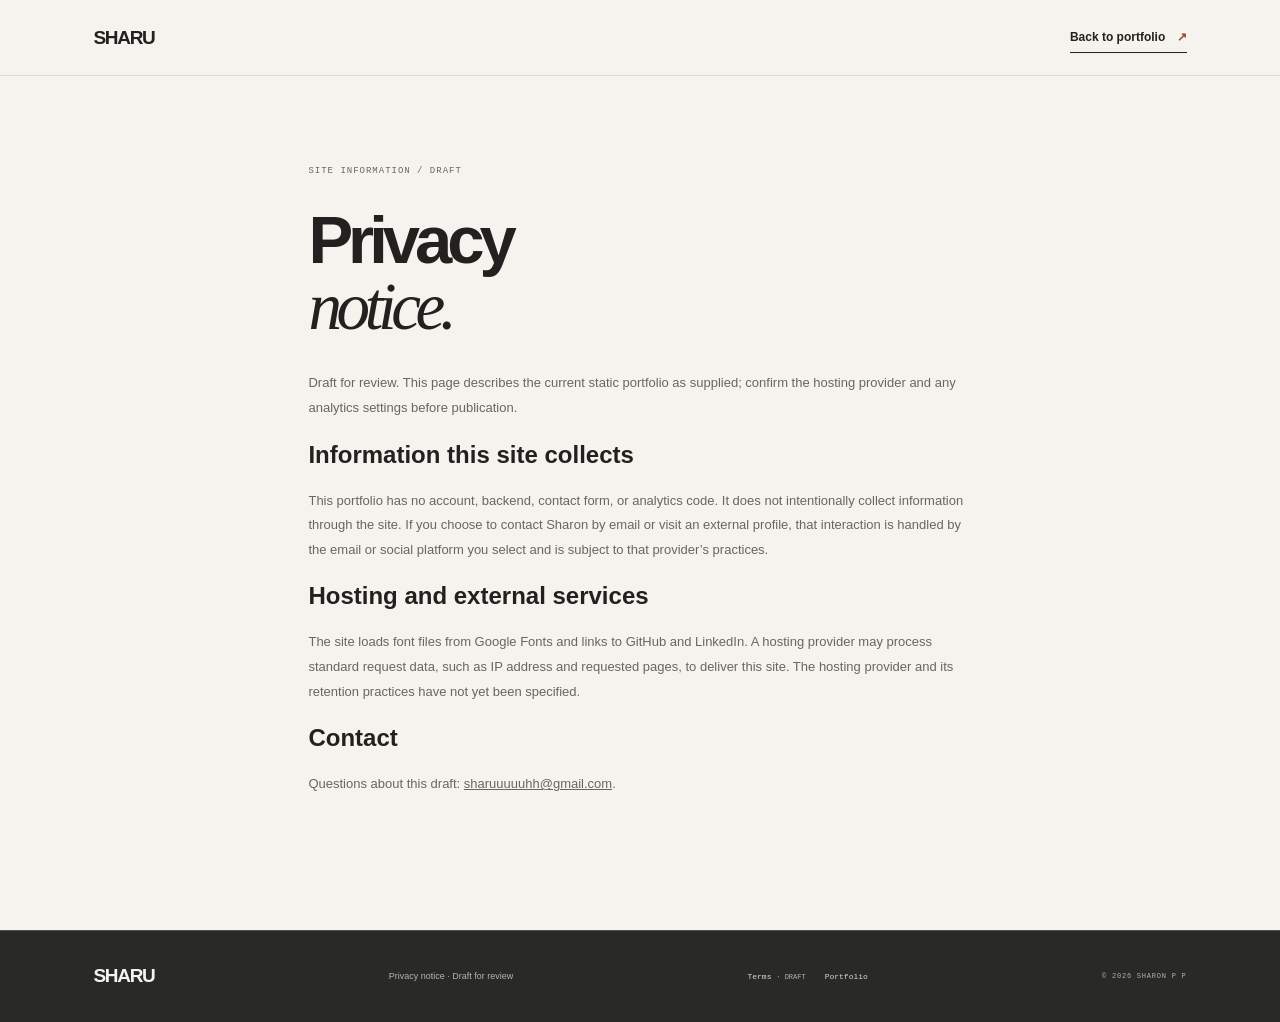
<file: privacy.html>
<!doctype html>
<html lang="en"><head><meta charset="utf-8"><meta name="viewport" content="width=device-width, initial-scale=1"><meta name="theme-color" content="#f5f3ee"><title>Privacy — Sharon P P</title><link rel="stylesheet" href="styles.css"></head><body><header class="site-header"><a class="wordmark" href="index.html">SHARU</a><a class="nav-cta" href="index.html">Back to portfolio <span aria-hidden="true">↗</span></a></header><main class="section-wrap" style="padding-top:90px;padding-bottom:120px;max-width:850px"><p class="eyebrow">SITE INFORMATION / DRAFT</p><h1 class="section-title">Privacy<br><span class="serif-accent">notice.</span></h1><p style="margin-top:32px;font-size:13px;line-height:1.9;color:#69665f">Draft for review. This page describes the current static portfolio as supplied; confirm the hosting provider and any analytics settings before publication.</p><h2>Information this site collects</h2><p style="font-size:13px;line-height:1.9;color:#69665f">This portfolio has no account, backend, contact form, or analytics code. It does not intentionally collect information through the site. If you choose to contact Sharon by email or visit an external profile, that interaction is handled by the email or social platform you select and is subject to that provider’s practices.</p><h2>Hosting and external services</h2><p style="font-size:13px;line-height:1.9;color:#69665f">The site loads font files from Google Fonts and links to GitHub and LinkedIn. A hosting provider may process standard request data, such as IP address and requested pages, to deliver this site. The hosting provider and its retention practices have not yet been specified.</p><h2>Contact</h2><p style="font-size:13px;line-height:1.9;color:#69665f">Questions about this draft: <a href="mailto:sharuuuuuhh@gmail.com" style="text-decoration:underline">sharuuuuuhh@gmail.com</a>.</p></main><footer class="site-footer"><a class="wordmark footer-mark" href="index.html">SHARU</a><span class="footer-copy">Privacy notice · Draft for review</span><div class="footer-links"><a href="terms.html">Terms <small>· DRAFT</small></a><a href="index.html">Portfolio</a></div><span class="copyright">© 2026 SHARON P P</span></footer></body></html>
</file>
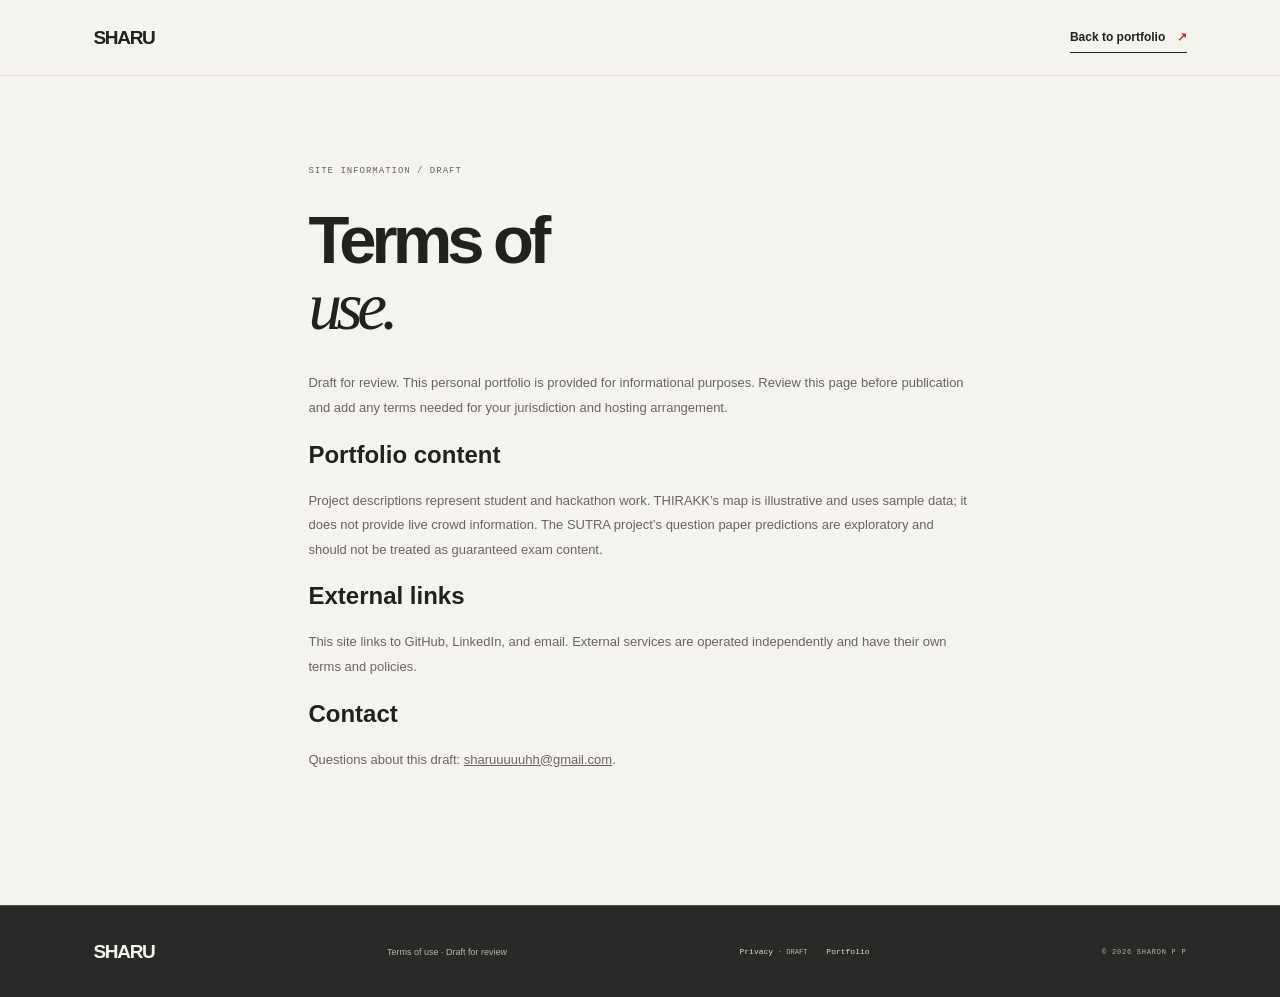
<file: terms.html>
<!doctype html>
<html lang="en"><head><meta charset="utf-8"><meta name="viewport" content="width=device-width, initial-scale=1"><meta name="theme-color" content="#f5f3ee"><title>Terms — Sharon P P</title><link rel="stylesheet" href="styles.css"></head><body><header class="site-header"><a class="wordmark" href="index.html">SHARU</a><a class="nav-cta" href="index.html">Back to portfolio <span aria-hidden="true">↗</span></a></header><main class="section-wrap" style="padding-top:90px;padding-bottom:120px;max-width:850px"><p class="eyebrow">SITE INFORMATION / DRAFT</p><h1 class="section-title">Terms of<br><span class="serif-accent">use.</span></h1><p style="margin-top:32px;font-size:13px;line-height:1.9;color:#69665f">Draft for review. This personal portfolio is provided for informational purposes. Review this page before publication and add any terms needed for your jurisdiction and hosting arrangement.</p><h2>Portfolio content</h2><p style="font-size:13px;line-height:1.9;color:#69665f">Project descriptions represent student and hackathon work. THIRAKK’s map is illustrative and uses sample data; it does not provide live crowd information. The SUTRA project’s question paper predictions are exploratory and should not be treated as guaranteed exam content.</p><h2>External links</h2><p style="font-size:13px;line-height:1.9;color:#69665f">This site links to GitHub, LinkedIn, and email. External services are operated independently and have their own terms and policies.</p><h2>Contact</h2><p style="font-size:13px;line-height:1.9;color:#69665f">Questions about this draft: <a href="mailto:sharuuuuuhh@gmail.com" style="text-decoration:underline">sharuuuuuhh@gmail.com</a>.</p></main><footer class="site-footer"><a class="wordmark footer-mark" href="index.html">SHARU</a><span class="footer-copy">Terms of use · Draft for review</span><div class="footer-links"><a href="privacy.html">Privacy <small>· DRAFT</small></a><a href="index.html">Portfolio</a></div><span class="copyright">© 2026 SHARON P P</span></footer></body></html>
</file>
<file: styles.css>
:root{color-scheme:light;--paper:#f5f3ee;--paper-deep:#eae7df;--ink:#22211f;--muted:#69665f;--line:#d9d5cc;--accent:#a34332;--accent-dark:#853624;--serif:Georgia,'Times New Roman',serif;--sans:'Manrope',Arial,sans-serif;--mono:'DM Mono','Courier New',monospace;--content:1160px;--gutter:clamp(24px,7.3vw,112px)}*{box-sizing:border-box}html{scroll-behavior:smooth;scroll-padding-top:86px}body{margin:0;background:var(--paper);color:var(--ink);font-family:var(--sans);-webkit-font-smoothing:antialiased}a{color:inherit;text-decoration:none}a:focus-visible,button:focus-visible{outline:3px solid var(--accent);outline-offset:4px}.skip-link{position:fixed;left:16px;top:10px;z-index:20;transform:translateY(-160%);background:var(--ink);color:var(--paper);padding:12px}.skip-link:focus{transform:none}.site-header{height:76px;position:sticky;top:0;z-index:10;background:rgba(245,243,238,.96);border-bottom:1px solid rgba(217,213,204,.8);display:flex;align-items:center;justify-content:space-between;padding:0 var(--gutter);backdrop-filter:blur(10px)}.wordmark{font-size:19px;font-weight:800;letter-spacing:-1.3px}.wordmark span{color:var(--accent)}.main-nav{display:flex;gap:36px;margin-left:68px}.main-nav a,.nav-cta{font-size:12px;font-weight:650}.main-nav a{color:var(--muted);transition:color .2s}.main-nav a:hover,.footer-links a:hover{color:var(--accent)}.nav-cta{border-bottom:1px solid var(--ink);padding:8px 0}.nav-cta span{margin-left:8px;color:var(--accent)}.section-wrap{max-width:calc(var(--content) + 2 * var(--gutter));margin-inline:auto;padding-inline:var(--gutter)}.hero{position:relative;min-height:650px;padding-top:104px;padding-bottom:82px;display:grid;grid-template-columns:1.03fr .97fr;align-items:center;column-gap:42px}.hero-copy{position:relative;z-index:2}.eyebrow,.section-kicker,.hero-foot,.art-coordinate,.art-label,.art-index,.visual-caption,.project-category,.project-state,.project-facts dt,.project-footnote,.board-overline,.board-foot,.map-top,.map-bottom,.map-stop,.copyright,.contact-side>span,.contact-side>a{font-family:var(--mono);font-size:9px;letter-spacing:.11em}.eyebrow{display:flex;align-items:center;gap:10px;color:var(--muted);margin:0 0 31px}.availability-dot{width:7px;height:7px;background:#5d7755;border-radius:50%}.eyebrow-index{margin-left:auto;color:#9d978c}.hero h1,.section-title,.contact h2{letter-spacing:-.075em;line-height:.98;font-weight:650}.hero h1{font-size:clamp(57px,7.3vw,100px);margin:0}.serif-accent{font-family:var(--serif);font-style:italic;font-weight:400;letter-spacing:-.08em}.hero-intro{max-width:400px;font-size:15px;line-height:1.8;color:var(--muted);margin:27px 0 24px}.hero-actions{display:flex;align-items:center;gap:25px}.button{min-height:48px;display:inline-flex;align-items:center;justify-content:center;gap:20px;padding:0 19px;font-size:12px;font-weight:700;transition:background .2s,color .2s,transform .2s}.button:hover{transform:translateY(-2px)}.button-dark{background:var(--ink);color:var(--paper)}.button-dark:hover{background:var(--accent-dark)}.text-link{font-size:11px;font-weight:650;border-bottom:1px solid var(--line);padding:11px 0}.text-link span{margin-left:8px;color:var(--accent)}.resume-note{display:flex;align-items:center;gap:11px;margin:25px 0 0}.resume-link{padding:0;border:0;background:none;border-bottom:1px solid var(--line);color:var(--muted);font:600 10px var(--sans);cursor:pointer;min-height:28px}.resume-link span{color:var(--accent)}.resume-small{font:9px var(--mono);color:#928d83}.hero-art{height:400px;position:relative;display:flex;align-items:center;justify-content:center}.art-frame{width:min(100%,440px);height:350px;background:#e8e5dd;border:1px solid #d9d5cc;position:relative;overflow:hidden}.art-frame:before,.art-frame:after{content:'';position:absolute;background:#d1ccc1}.art-frame:before{width:1px;height:100%;left:50%}.art-frame:after{height:1px;width:100%;top:50%}.art-coordinate{position:absolute;top:19px;left:20px;z-index:1;color:#777168;font-size:8px}.art-core{position:absolute;width:196px;height:196px;left:50%;top:50%;transform:translate(-50%,-50%);display:grid;place-items:center}.core-ring{position:absolute;border:1px solid rgba(163,67,50,.4);border-radius:50%}.ring-one{inset:0;border-right-color:var(--accent);border-bottom-color:transparent;transform:rotate(-26deg)}.ring-two{inset:17px;border-color:rgba(34,33,31,.23);border-left-color:var(--accent);transform:rotate(23deg)}.core-center{font-size:48px;font-weight:750;letter-spacing:-.11em}.core-center span{font:italic 32px var(--serif);color:var(--accent);padding:0 2px}.core-tick{position:absolute;background:var(--accent);width:5px;height:5px;border-radius:50%}.tick-a{top:10px;left:44px}.tick-b{right:4px;top:79px}.tick-c{bottom:11px;left:83px}.tick-d{left:7px;bottom:68px}.art-line{position:absolute;height:1px;background:#a34332;opacity:.42;transform-origin:left}.art-line-one{width:112px;top:49px;right:10px;transform:rotate(132deg)}.art-line-two{width:105px;bottom:28px;left:20px;transform:rotate(-33deg)}.art-label,.art-index{position:absolute;color:#777168;font-size:7px;z-index:1}.label-build{top:54px;right:18px}.label-location{bottom:69px;left:19px}.art-caption{position:absolute;right:20px;bottom:18px;font:italic 15px/1.22 var(--serif);text-align:right}.art-index{bottom:20px;left:20px;font-size:7px}.hero-foot{position:absolute;bottom:26px;left:var(--gutter);right:var(--gutter);display:flex;justify-content:space-between;color:#858076;font-size:8px}.hero-foot a{color:var(--ink)}.hero-foot a span{color:var(--accent);margin-left:5px}.section-rule{border-top:1px solid var(--line)}.section-kicker{padding-top:21px;display:flex;justify-content:space-between;color:#817c72;font-size:8px}.section-kicker span:last-child{color:#a39d92}.about{padding-top:12px;padding-bottom:120px}.about-layout{display:grid;grid-template-columns:1fr .83fr;gap:90px;margin-top:78px}.section-title{font-size:clamp(40px,5.4vw,67px);margin:0}.about-body{padding-top:7px}.about-body>p,.community-intro{font-size:14px;line-height:1.95;color:var(--muted);margin:0 0 16px}.about-facts{margin-top:33px;border-top:1px solid var(--line)}.about-facts>div{display:grid;grid-template-columns:116px 1fr;gap:10px;padding:13px 0;border-bottom:1px solid var(--line);font-size:11px}.fact-label{font:8px var(--mono);letter-spacing:.1em;color:#878177}.about-facts small{font:9px var(--mono);color:var(--muted)}.skills{padding-top:12px;padding-bottom:120px}.skills-layout{display:grid;grid-template-columns:1fr 1fr;gap:80px;margin-top:76px}.skill-groups{border-top:1px solid var(--line)}.skill-group{display:grid;grid-template-columns:45px 1fr;gap:12px;padding:20px 0;border-bottom:1px solid var(--line)}.skill-number{font:9px var(--mono);color:var(--accent);padding-top:3px}.skill-group h3,.community-list h3{margin:0 0 8px;font-size:13px;font-weight:700}.skill-group p{margin:0;font-size:11px;line-height:1.8;color:var(--muted)}.skill-group p span{color:var(--accent);padding:0 2px}.work{padding-top:12px;padding-bottom:120px}.work-heading{display:grid;grid-template-columns:1fr .56fr;align-items:end;gap:50px;margin:72px 0 70px}.work-heading>p{font-size:13px;line-height:1.9;color:var(--muted);max-width:355px;margin:0 0 5px}.project{display:grid;grid-template-columns:1.08fr .82fr;gap:clamp(40px,7vw,94px);align-items:center;margin:0 0 112px}.project:last-child{margin-bottom:0}.project-visual{min-height:360px;display:flex;flex-direction:column;justify-content:center;padding:28px;position:relative;overflow:hidden}.sutra-visual{background:#e7e3d9}.mock-browser{width:100%;max-width:500px;margin:auto;background:#f7f5ef;border:1px solid #d7d2c7}.mock-top{height:37px;border-bottom:1px solid #dfdbd1;display:flex;align-items:center;justify-content:space-between;padding:0 13px;font:7px var(--mono);letter-spacing:.08em;color:#716d65}.mock-dots{color:#a44432;letter-spacing:2px}.sutra-screen{min-height:245px;display:grid;grid-template-columns:102px 1fr}.sutra-sidebar{padding:16px 12px;border-right:1px solid #e5e1d8;display:flex;flex-direction:column;gap:20px;color:#807b71;font:7px var(--mono)}.sutra-sidebar b{font:700 24px var(--sans);color:var(--accent)}.sutra-content{padding:24px 26px}.mock-label{font:7px var(--mono);color:#888278;letter-spacing:.12em}.sutra-content h3{font-size:32px;line-height:1.05;letter-spacing:-.07em;margin:16px 0 22px}.sutra-content h3 i{font:italic 28px var(--serif);color:var(--accent)}.sutra-modules{display:grid;gap:7px}.sutra-modules span{border-top:1px solid #dedacf;padding-top:7px;font:8px var(--mono);color:#6e695f}.visual-caption{position:absolute;left:28px;bottom:13px;color:#757066;font-size:7px}.project-detail{padding-block:8px}.project-topline{display:flex;align-items:center;justify-content:space-between;border-bottom:1px solid var(--line);padding-bottom:12px}.project-category,.project-state{font-size:8px;color:#807b72}.project-state{color:var(--accent-dark)}.project-detail>h3{font-size:49px;letter-spacing:-.09em;margin:20px 0 7px;font-weight:650}.project-summary{font:italic 22px/1.3 var(--serif);letter-spacing:-.025em;max-width:390px;margin:0 0 23px}.project-facts{margin:0}.project-facts>div{border-top:1px solid var(--line);padding:12px 0;display:grid;grid-template-columns:100px 1fr;gap:13px}.project-facts dt{color:#817b72;font-size:7px}.project-facts dd{margin:0;color:#555149;font-size:10px;line-height:1.7}.project-footnote{font-size:8px;color:#817b72;line-height:1.7;letter-spacing:.02em}.project-link{display:inline-block;margin-top:10px;border-bottom:1px solid #b8b1a5;padding-bottom:7px;font-size:10px;font-weight:700}.project-link span{color:var(--accent);padding-left:7px}.jarvis-visual{background:#292a27;color:#e9e5db}.jarvis-board{border:1px solid #53534d;padding:20px 22px;max-width:500px;width:100%;margin:auto;min-height:240px;display:flex;flex-direction:column;justify-content:space-between}.board-overline,.board-foot{color:#b7b2a5;font-size:7px}.board-flow{display:flex;align-items:center;justify-content:center;gap:10px}.board-node{border:1px solid #787168;padding:13px 10px;font:7px/1.7 var(--mono);text-align:center;color:#d8d2c6}.node-core{border-color:#b36b55}.node-core b{color:#e5a98f;font-weight:500}.node-connector{height:1px;background:#a24936;width:20px}.board-connector{height:1px;background:#a24936;width:23px;flex-shrink:0}.node-stack{display:grid;gap:7px}.node-stack .board-node{padding:7px 8px}.board-foot{display:flex;justify-content:space-between}.jarvis-visual .visual-caption{color:#b7b2a5}.thirakk-visual{background:#e7e9e4}.map-frame{width:100%;max-width:500px;margin:auto;background:#f2f2eb;border:1px solid #d0d3ca}.map-top,.map-bottom{height:35px;display:flex;align-items:center;justify-content:space-between;padding:0 12px;font-size:7px;color:#595c54}.sample-tag{color:var(--accent-dark);border:1px solid #bd8374;padding:4px 6px}.map-body{height:245px;position:relative;overflow:hidden;background:#e9ebe3}.map-svg{width:100%;height:100%;position:absolute;inset:0;fill:none;stroke:#cbd0c5;stroke-width:10;stroke-linecap:round}.map-svg .rail-line{stroke:#a84937;stroke-width:3;stroke-dasharray:5 6}.map-point{fill:#b6c3a1;stroke:#f2f2eb;stroke-width:3}.point-b{fill:#b3624c}.point-c{fill:#d4bc7a}.station{fill:#4d5149}.map-stop{position:absolute;font-size:7px;color:#55574f}.stop-a{left:12%;bottom:16%}.stop-b{right:13%;top:20%}.crowd-key{position:absolute;right:10px;bottom:10px;background:rgba(245,244,238,.95);padding:8px;display:flex;gap:9px;font:7px var(--mono);color:#5e5b53}.crowd-key i{display:inline-block;width:6px;height:6px;border-radius:50%;background:#b6c3a1;margin-right:3px}.crowd-key span:nth-child(2) i{background:#d4bc7a}.crowd-key span:nth-child(3) i{background:#b3624c}.community{padding-top:12px;padding-bottom:117px}.community-layout{display:grid;grid-template-columns:.84fr 1fr;gap:80px;margin-top:76px}.community-intro{max-width:340px;margin-top:19px}.community-list{border-top:1px solid var(--line)}.community-list article{display:grid;grid-template-columns:34px 1fr 18px;gap:10px;padding:23px 0;border-bottom:1px solid var(--line)}.community-number{font:9px var(--mono);color:var(--accent);padding-top:2px}.community-list h3{font-size:13px}.community-list article p{font:9px var(--mono);color:var(--accent-dark);margin:0 0 8px}.community-list article div>span{font-size:10px;line-height:1.7;color:var(--muted)}.community-mark{color:#898379}.contact{background:#292a27;color:#f5f3ee;max-width:none;padding:88px max(var(--gutter),calc((100% - var(--content))/2)) 25px}.contact-inner{max-width:var(--content);margin:auto}.contact .eyebrow{color:#b9b3a8}.contact h2{font-size:clamp(48px,7vw,83px);margin:34px 0 21px}.contact h2 .serif-accent{color:#d9a38e}.contact-inner>p:not(.eyebrow){font-size:13px;line-height:1.8;color:#c1bcb1;max-width:385px;margin-bottom:23px}.button-light{background:var(--paper);color:var(--ink)}.button-light:hover{background:#e9d5c9}.contact-side{max-width:var(--content);margin:87px auto 0;border-top:1px solid #53534d;padding-top:17px;display:flex;justify-content:space-between;align-items:center;gap:20px}.contact-side>span{color:#b9b3a8;font-size:7px}.contact-side>a{font-size:8px;color:#f2eee5}.contact-side>a span{color:#d9a38e;margin-left:8px}.site-footer{min-height:92px;background:#292a27;color:#f5f3ee;border-top:1px solid #53534d;padding:20px var(--gutter);display:flex;align-items:center;justify-content:space-between;gap:20px}.footer-mark{color:#f5f3ee}.footer-copy{font-size:9px;color:#b9b3a8}.footer-links{display:flex;gap:19px}.footer-links a,.copyright{font:8px var(--mono);color:#dedacf}.footer-links small{font-size:7px;color:#b9b3a8}.copyright{font-size:7px;color:#b9b3a8}.reveal{opacity:1;transform:none}.js-ready .reveal{opacity:0;transform:translateY(14px);transition:opacity .65s ease,transform .65s cubic-bezier(.2,.7,.2,1)}.js-ready .reveal.is-visible{opacity:1;transform:translateY(0)}
@media(max-width:760px){:root{--gutter:25px}.site-header{height:65px}.main-nav{gap:15px;margin-left:0}.main-nav a{font-size:10px}.main-nav a:last-child{display:none}.nav-cta{font-size:10px}.hero{min-height:0;padding-top:78px;padding-bottom:73px;grid-template-columns:1fr;gap:12px}.hero h1{font-size:clamp(62px,13vw,88px)}.hero-art{height:300px;margin:14px 0 4px}.art-frame{height:270px;width:min(100%,440px)}.hero-foot{bottom:22px;font-size:7px}.hero-foot span:last-child{display:none}.about,.skills,.work,.community{padding-bottom:83px}.about-layout,.skills-layout,.community-layout{grid-template-columns:1fr;gap:32px;margin-top:48px}.section-title{font-size:clamp(43px,10vw,60px)}.work-heading{grid-template-columns:1fr;gap:20px;margin:48px 0}.project{grid-template-columns:1fr;gap:28px;margin-bottom:75px}.project-visual{min-height:300px;padding:20px}.project-detail>h3{font-size:43px}.visual-caption{left:20px}.community-intro{margin-top:15px}.contact{padding-top:68px;padding-bottom:23px}.contact h2{font-size:clamp(48px,10vw,70px)}.contact-side{margin-top:62px;align-items:flex-start;flex-direction:column;gap:11px}.site-footer{flex-wrap:wrap;gap:14px 20px}.footer-links{order:3;width:100%;flex-wrap:wrap;gap:12px 18px}.copyright{margin-left:auto}}
@media(max-width:420px){:root{--gutter:19px}.wordmark{font-size:17px}.main-nav{gap:12px}.main-nav a{font-size:9px}.nav-cta{font-size:9px}.eyebrow{font-size:8px}.hero-actions{gap:18px}.button{padding-inline:14px}.hero-foot{font-size:6px}.section-kicker{font-size:7px}.section-kicker span:last-child{font-size:6px}.project-visual{min-height:255px}.sutra-screen{grid-template-columns:72px 1fr;min-height:213px}.sutra-content{padding:19px 15px}.sutra-sidebar{padding:13px 9px;font-size:6px;gap:17px}.sutra-content h3{font-size:29px}.board-flow{gap:5px}.board-connector{width:10px}.board-node{padding:10px 6px;font-size:6px}.node-stack .board-node{font-size:5px}.crowd-key{gap:5px;font-size:6px}.project-facts>div{grid-template-columns:83px 1fr;gap:8px}.project-facts dd{font-size:9px}.footer-copy{font-size:8px}}
@media(prefers-reduced-motion:reduce){html{scroll-behavior:auto}*,*::before,*::after{animation-duration:.01ms!important;animation-iteration-count:1!important;scroll-behavior:auto!important;transition-duration:.01ms!important}.reveal,.js-ready .reveal{opacity:1;transform:none}}

/* Scroll animation and restrained perspective depth */
.js-ready.anime-ready .reveal{transition:none}.project-visual{perspective:1000px;transform-style:preserve-3d;transform:rotateX(var(--tilt-x,0deg)) rotateY(var(--tilt-y,0deg));transition:transform 220ms cubic-bezier(.2,.7,.2,1)}.mock-browser,.jarvis-board,.map-frame{transform:translateZ(15px);transform-style:preserve-3d}.visual-caption{transform:translateZ(19px)}@media(prefers-reduced-motion:reduce){.project-visual,.mock-browser,.jarvis-board,.map-frame,.visual-caption{transform:none!important;transition:none!important}}

/* WebGL hero layer and scroll-linked depth */
.art-core{z-index:1}.hero-canvas{position:absolute;inset:0;z-index:2;width:100%;height:100%;pointer-events:none}.project-visual{transform:perspective(1000px) rotateX(calc(var(--tilt-x,0deg) + var(--scroll-tilt,0deg))) rotateY(var(--tilt-y,0deg)) translate3d(0,var(--scroll-y,0px),0)}@media(prefers-reduced-motion:reduce){.hero-canvas{display:none}.project-visual{transform:none!important}}

.three-ready .core-center{opacity:0}
</file>
